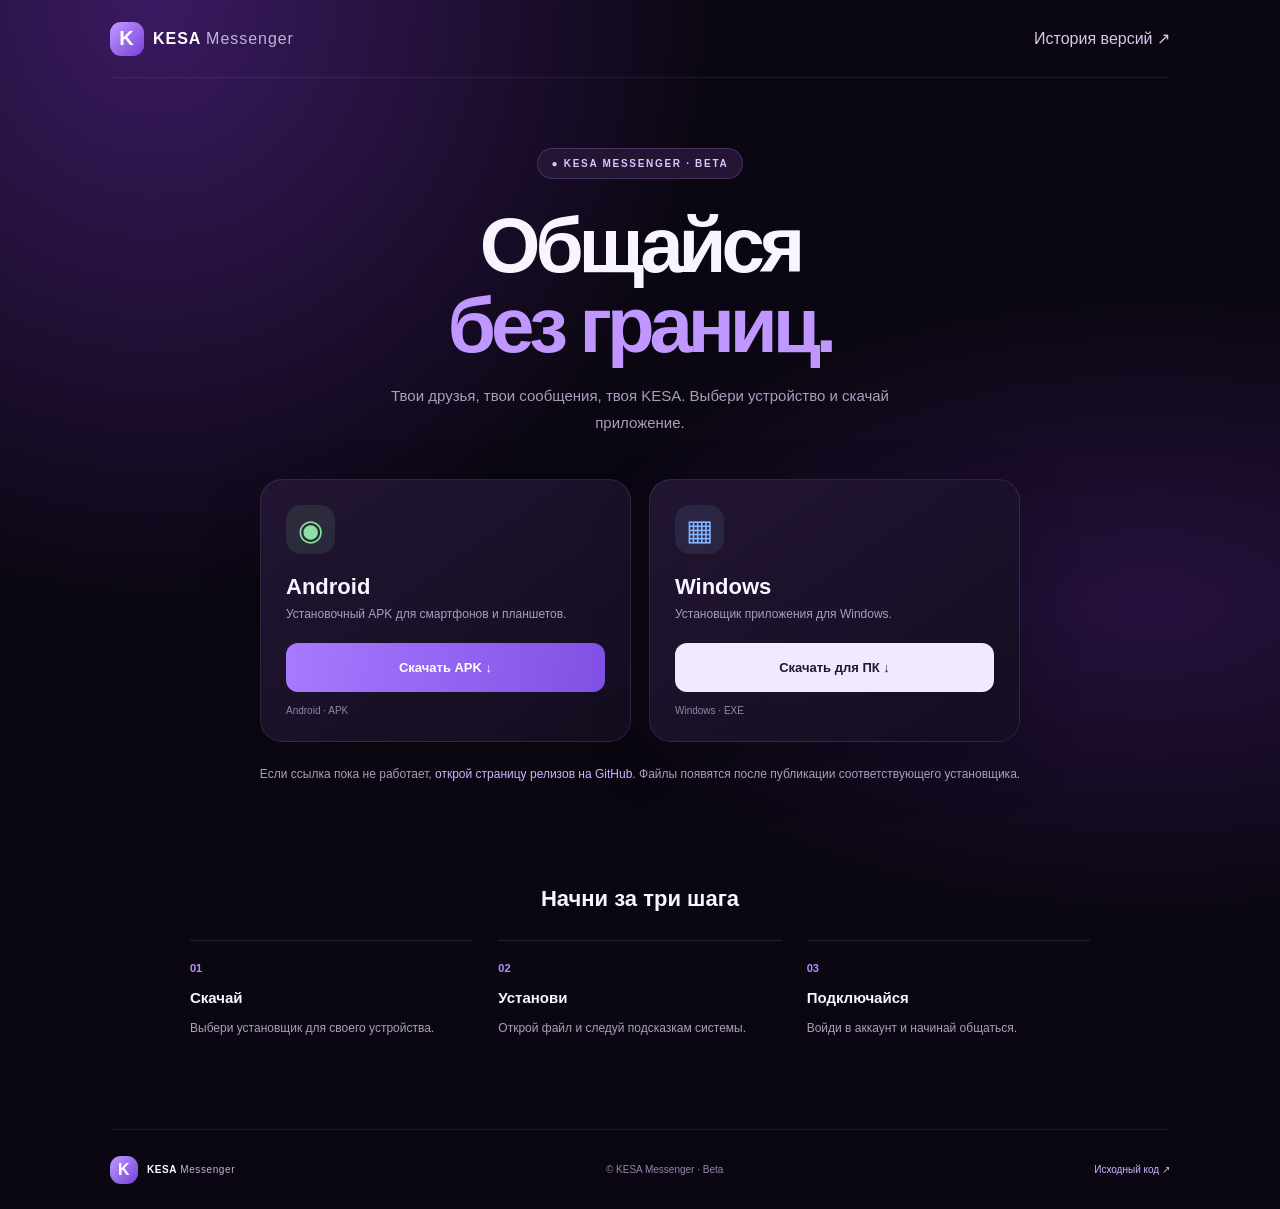
<file: index.html>
<!doctype html>
<html lang="ru">
<head>
  <meta charset="utf-8">
  <meta name="viewport" content="width=device-width, initial-scale=1">
  <meta name="theme-color" content="#10091d">
  <meta name="description" content="Скачай KESA Messenger для Windows. Android APK появится после публикации сборки.">
  <title>KESA Messenger — Скачать</title>
  <link rel="stylesheet" href="style.css">
</head>
<body>
  <header>
    <a class="brand" href="./"><span class="logo">K</span><span>KESA <i>Messenger</i></span></a>
    <a href="https://github.com/KilluaClicker/SiteKesaa/releases">История версий ↗</a>
  </header>
  <main>
    <div class="pill">● KESA MESSENGER · BETA</div>
    <h1>Общайся<br><em>без границ.</em></h1>
    <p class="intro">Твои друзья, твои сообщения, твоя KESA. Выбери устройство и скачай приложение.</p>
    <section class="downloads">
      <article class="card">
        <div class="icon android">◉</div><h2>Android</h2>
        <p>Установочный APK для смартфонов и планшетов.</p>
        <a class="button purple" href="https://github.com/KilluaClicker/SiteKesaa/releases/latest/download/KESA-Messenger.apk">Скачать APK ↓</a>
        <small>Android · APK</small>
      </article>
      <article class="card">
        <div class="icon windows">▦</div><h2>Windows</h2>
        <p>Установщик приложения для Windows.</p>
        <a class="button light" href="https://github.com/KilluaClicker/SiteKesaa/releases/latest/download/KESA-Messenger-Setup.exe">Скачать для ПК ↓</a>
        <small>Windows · EXE</small>
      </article>
    </section>
    <p class="fallback">Если ссылка пока не работает, <a href="https://github.com/KilluaClicker/SiteKesaa/releases">открой страницу релизов на GitHub</a>. Файлы появятся после публикации соответствующего установщика.</p>
    <section class="steps">
      <h2>Начни за три шага</h2>
      <div class="stepgrid">
        <div><label>01</label><h3>Скачай</h3><p>Выбери установщик для своего устройства.</p></div>
        <div><label>02</label><h3>Установи</h3><p>Открой файл и следуй подсказкам системы.</p></div>
        <div><label>03</label><h3>Подключайся</h3><p>Войди в аккаунт и начинай общаться.</p></div>
      </div>
    </section>
  </main>
  <footer>
    <a class="brand" href="./"><span class="logo">K</span><span>KESA <i>Messenger</i></span></a>
    <span>© KESA Messenger · Beta</span>
    <a href="https://github.com/KilluaClicker/KesaMessenger">Исходный код ↗</a>
  </footer>
</body>
</html>
</file>
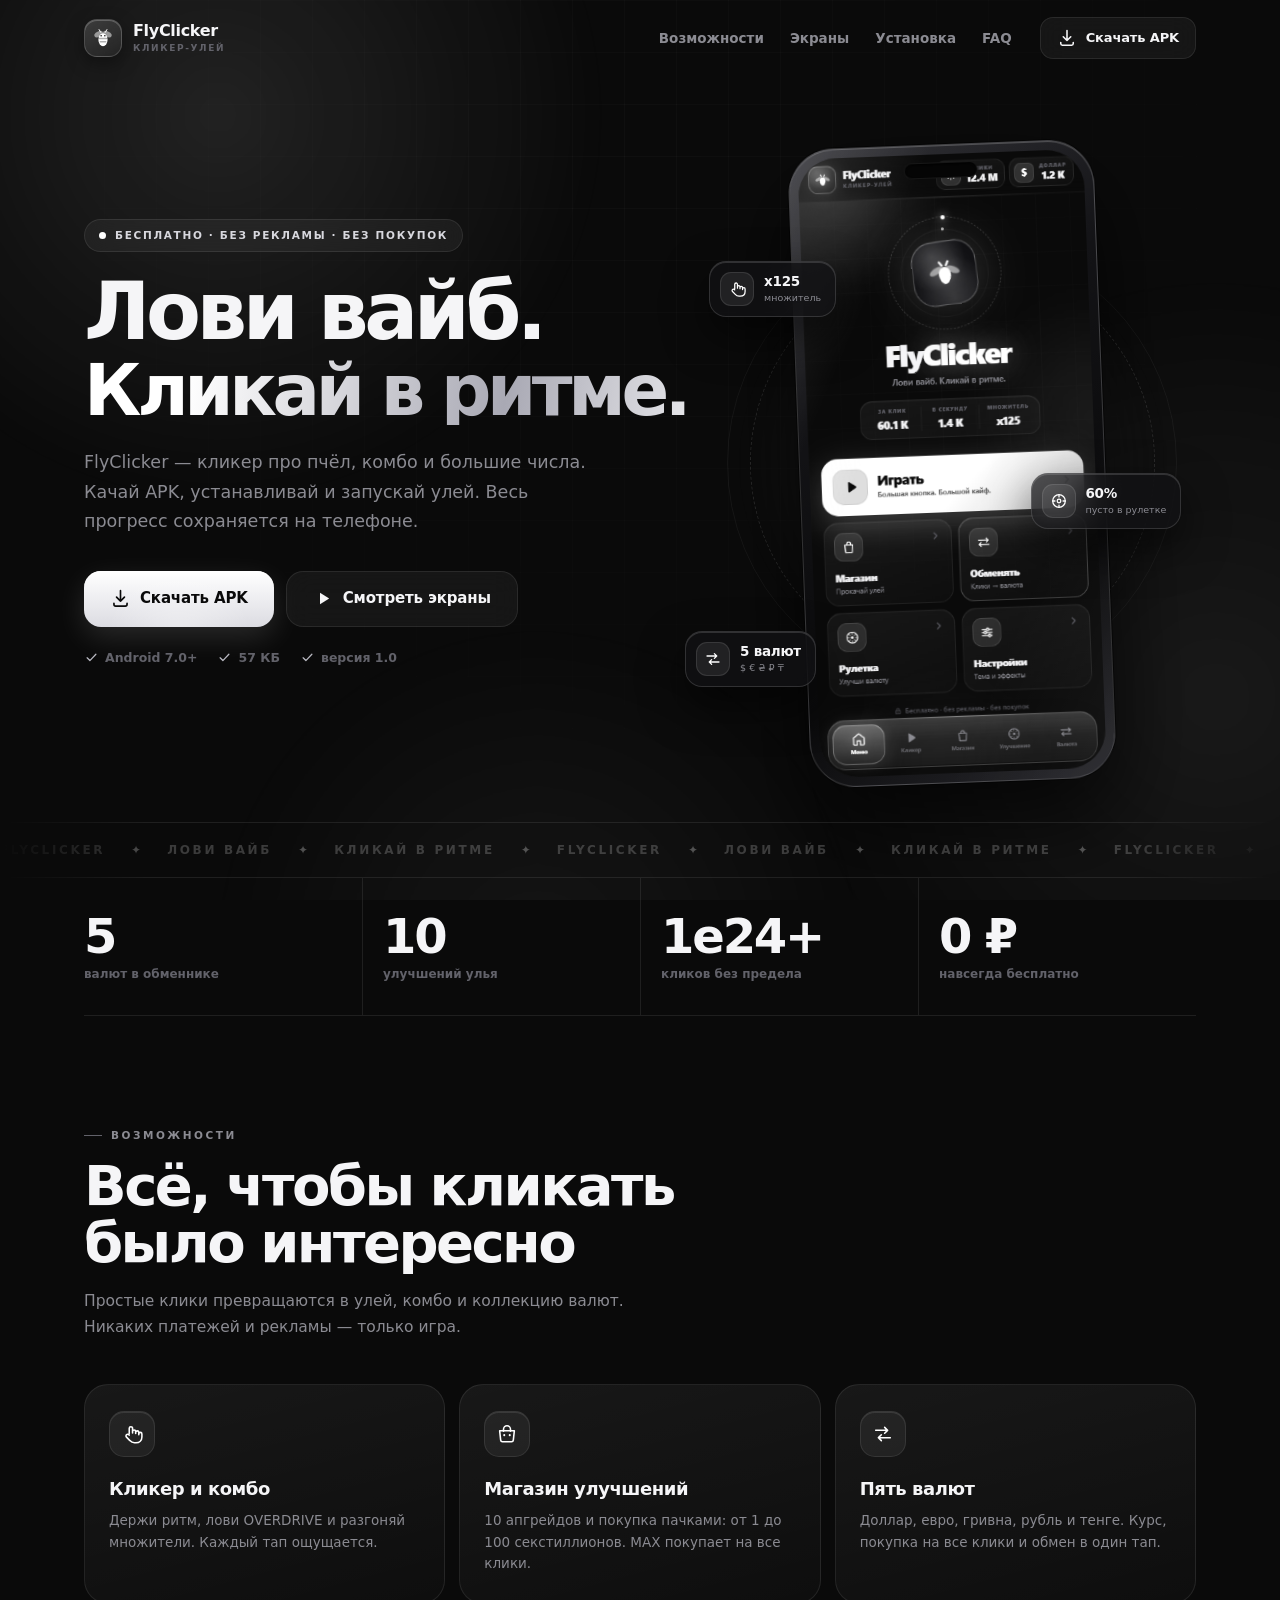
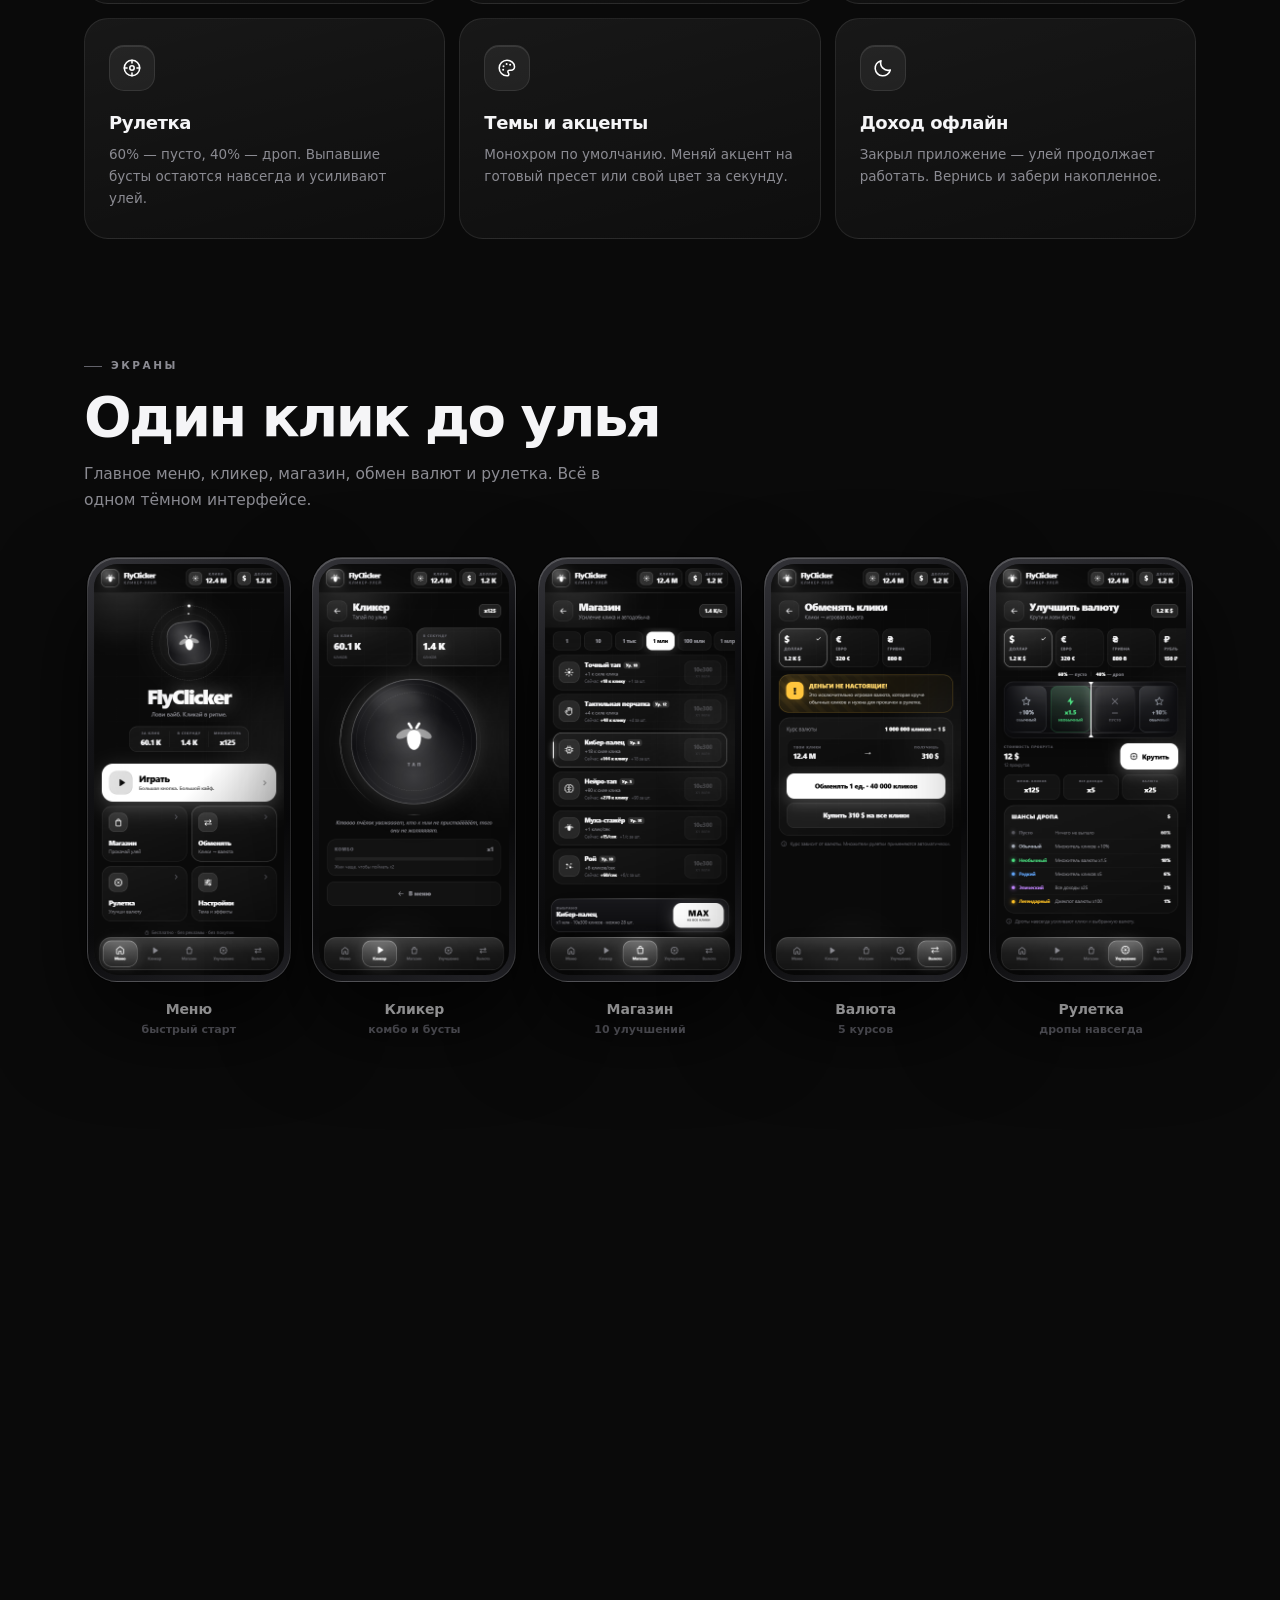
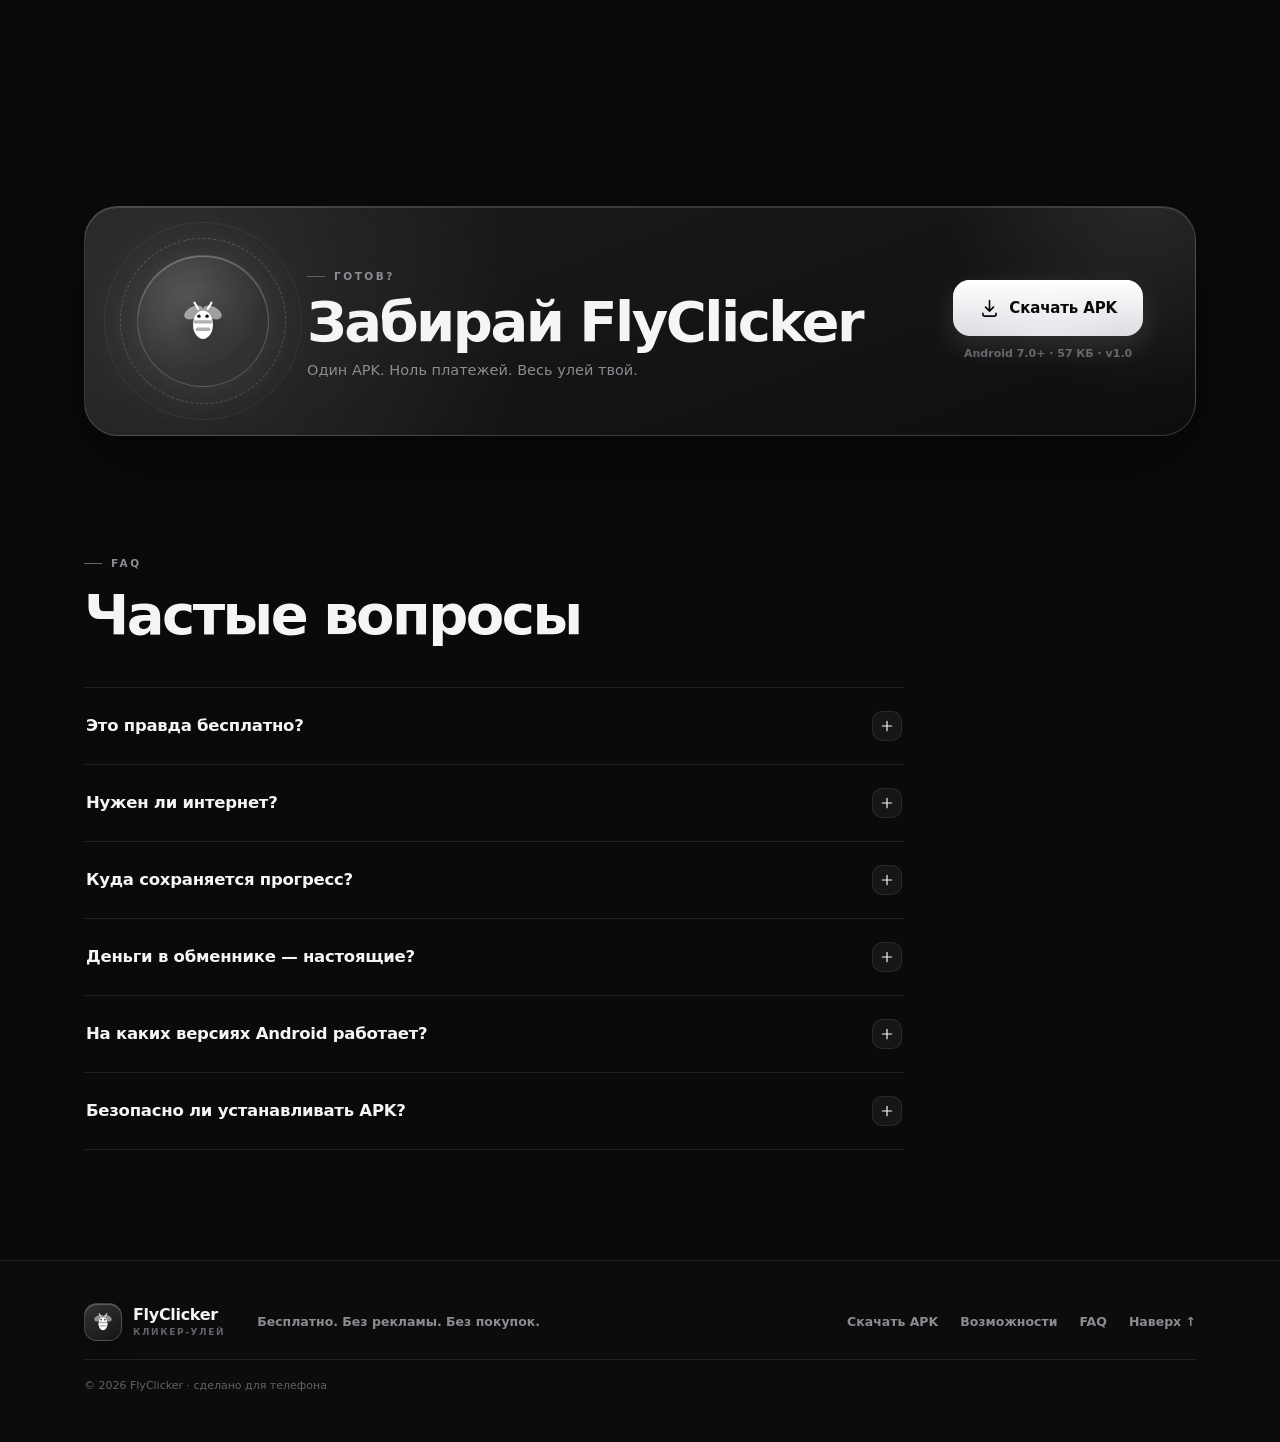
<file: flyclicker/index.html>
<!DOCTYPE html>
<html lang="ru">
<head>
<meta charset="utf-8">
<meta name="viewport" content="width=device-width, initial-scale=1, viewport-fit=cover">
<title>FlyClicker — бесплатный кликер для Android</title>
<meta name="description" content="FlyClicker — бесплатный кликер про пчёл, комбо и большие числа. Скачай APK для Android. Без рекламы, без покупок, без интернета.">
<meta name="theme-color" content="#0A0A0A">
<meta name="color-scheme" content="dark">
<meta property="og:title" content="FlyClicker — бесплатный кликер для Android">
<meta property="og:description" content="Лови вайб. Кликай в ритме. Бесплатный APK без рекламы и покупок.">
<meta property="og:type" content="website">
<meta property="og:url" content="https://killuaclicker.github.io/SiteKesaa/flyclicker/">
<meta property="og:image" content="https://killuaclicker.github.io/SiteKesaa/flyclicker/screens/home.png">
<link rel="canonical" href="https://killuaclicker.github.io/SiteKesaa/flyclicker/">
<link rel="icon" href="favicon.svg" type="image/svg+xml">
<link rel="stylesheet" href="style.css">
<noscript><style>.reveal{opacity:1!important;transform:none!important}</style></noscript>
</head>
<body id="top">

<svg class="sprite" aria-hidden="true">
  <symbol id="i-bee" viewBox="0 0 64 64">
    <ellipse cx="20.5" cy="21.5" rx="12.5" ry="7.2" transform="rotate(-27 20.5 21.5)" fill="currentColor" opacity=".5"/>
    <ellipse cx="43.5" cy="21.5" rx="12.5" ry="7.2" transform="rotate(27 43.5 21.5)" fill="currentColor" opacity=".5"/>
    <path d="M26 17 L21.5 9.5 M38 17 L42.5 9.5" stroke="currentColor" stroke-width="2.6" stroke-linecap="round"/>
    <ellipse cx="32" cy="36.5" rx="12.2" ry="17.5" fill="currentColor"/>
    <rect x="20.5" y="31" width="23" height="4.2" rx="2.1" fill="#0A0A0A" opacity=".32"/>
    <rect x="22.8" y="40" width="18.4" height="4.2" rx="2.1" fill="#0A0A0A" opacity=".32"/>
    <circle cx="27" cy="26" r="2.1" fill="#0A0A0A"/>
    <circle cx="37" cy="26" r="2.1" fill="#0A0A0A"/>
  </symbol>
  <symbol id="i-download" viewBox="0 0 24 24">
    <path d="M12 3v12m0 0 4.5-4.5M12 15l-4.5-4.5" fill="none" stroke="currentColor" stroke-width="1.9" stroke-linecap="round" stroke-linejoin="round"/>
    <path d="M4.5 17.5v1.2a2 2 0 0 0 2 2h11a2 2 0 0 0 2-2v-1.2" fill="none" stroke="currentColor" stroke-width="1.9" stroke-linecap="round"/>
  </symbol>
  <symbol id="i-arrow" viewBox="0 0 24 24">
    <path d="M5 12h14m0 0-5.2-5.2M19 12l-5.2 5.2" fill="none" stroke="currentColor" stroke-width="1.9" stroke-linecap="round" stroke-linejoin="round"/>
  </symbol>
  <symbol id="i-play" viewBox="0 0 24 24">
    <path d="M8 5.5v13l10.5-6.5L8 5.5Z" fill="currentColor"/>
  </symbol>
  <symbol id="i-tap" viewBox="0 0 24 24">
    <path d="M9 11.5V5.8a1.8 1.8 0 1 1 3.6 0v5.1m0-1.6a1.7 1.7 0 0 1 3.4 0v2.2m0-1.2a1.7 1.7 0 0 1 3.4 0v2.4m0-.8a1.7 1.7 0 0 1 3.4 0v3.4c0 3.7-2.7 6.3-6.5 6.3h-1.6c-2.2 0-3.6-.8-5-2.4L6 15.4a1.8 1.8 0 0 1 2.5-2.6L9 13.2" fill="none" stroke="currentColor" stroke-width="1.7" stroke-linecap="round" stroke-linejoin="round"/>
  </symbol>
  <symbol id="i-shop" viewBox="0 0 24 24">
    <path d="M4 8.5h16l-1.1 10.2a2 2 0 0 1-2 1.8H7.1a2 2 0 0 1-2-1.8L4 8.5Z" fill="none" stroke="currentColor" stroke-width="1.7" stroke-linejoin="round"/>
    <path d="M8.2 9V6.8a3.8 3.8 0 0 1 7.6 0V9" fill="none" stroke="currentColor" stroke-width="1.7" stroke-linecap="round"/>
    <path d="M9 13.2v.2M15 13.2v.2" stroke="currentColor" stroke-width="2.2" stroke-linecap="round"/>
  </symbol>
  <symbol id="i-exchange" viewBox="0 0 24 24">
    <path d="M4 8h13m0 0-3.2-3.2M17 8l-3.2 3.2M20 16H7m0 0 3.2-3.2M7 16l3.2 3.2" fill="none" stroke="currentColor" stroke-width="1.7" stroke-linecap="round" stroke-linejoin="round"/>
  </symbol>
  <symbol id="i-wheel" viewBox="0 0 24 24">
    <circle cx="12" cy="12" r="8.4" fill="none" stroke="currentColor" stroke-width="1.7"/>
    <circle cx="12" cy="12" r="2.4" fill="none" stroke="currentColor" stroke-width="1.7"/>
    <path d="M12 3.6v3M12 17.4v3M3.6 12h3M17.4 12h3" stroke="currentColor" stroke-width="1.7" stroke-linecap="round"/>
  </symbol>
  <symbol id="i-palette" viewBox="0 0 24 24">
    <path d="M12 3.5a8.5 8.5 0 1 0 0 17c1.4 0 2-.9 2-1.8 0-1.2-1.1-1.6-1.1-2.7 0-.9.7-1.6 1.8-1.6h1.7a3.8 3.8 0 0 0 3.8-3.8c0-3.9-3.7-7.1-8.2-7.1Z" fill="none" stroke="currentColor" stroke-width="1.7"/>
    <circle cx="8.2" cy="10" r="1.1" fill="currentColor"/>
    <circle cx="11.6" cy="7.6" r="1.1" fill="currentColor"/>
    <circle cx="15.4" cy="8.4" r="1.1" fill="currentColor"/>
    <circle cx="7.8" cy="14" r="1.1" fill="currentColor"/>
  </symbol>
  <symbol id="i-moon" viewBox="0 0 24 24">
    <path d="M20 14.2A8.2 8.2 0 0 1 9.8 4a8.4 8.4 0 1 0 10.2 10.2Z" fill="none" stroke="currentColor" stroke-width="1.7" stroke-linejoin="round"/>
  </symbol>
  <symbol id="i-shield" viewBox="0 0 24 24">
    <path d="M12 3.2 19 6v5.4c0 4.2-2.8 7.4-7 9.4-4.2-2-7-5.2-7-9.4V6l7-2.8Z" fill="none" stroke="currentColor" stroke-width="1.7" stroke-linejoin="round"/>
    <path d="m8.8 12 2.2 2.2 4.2-4.4" fill="none" stroke="currentColor" stroke-width="1.8" stroke-linecap="round" stroke-linejoin="round"/>
  </symbol>
  <symbol id="i-plus" viewBox="0 0 24 24">
    <path d="M12 5v14M5 12h14" stroke="currentColor" stroke-width="1.8" stroke-linecap="round"/>
  </symbol>
  <symbol id="i-check" viewBox="0 0 24 24">
    <path d="m5 12.5 4.4 4.4L19 6.8" fill="none" stroke="currentColor" stroke-width="2" stroke-linecap="round" stroke-linejoin="round"/>
  </symbol>
</svg>

<div class="ambient" aria-hidden="true">
  <span class="blob blob-a"></span>
  <span class="blob blob-b"></span>
  <span class="blob blob-c"></span>
  <span class="grid"></span>
</div>

<header class="nav" id="nav">
  <div class="nav-inner">
    <a class="brand" href="#top" aria-label="FlyClicker — наверх">
      <span class="brand-icon"><svg><use href="#i-bee"/></svg></span>
      <span class="brand-text">FlyClicker<small>кликер-улей</small></span>
    </a>
    <nav class="nav-links" aria-label="Разделы">
      <a href="#features">Возможности</a>
      <a href="#screens">Экраны</a>
      <a href="#install">Установка</a>
      <a href="#faq">FAQ</a>
    </nav>
    <a class="btn btn-small btn-ghost nav-dl" href="FlyClicker.apk" download>
      <svg class="ico"><use href="#i-download"/></svg>
      <span>Скачать APK</span>
    </a>
  </div>
</header>

<main>
  <section class="hero" aria-labelledby="hero-title">
    <div class="hero-inner">
      <div class="hero-copy">
        <span class="badge reveal">
          <span class="dot"></span>
          Бесплатно · без рекламы · без покупок
        </span>
        <h1 id="hero-title" class="reveal">
          Лови вайб.<br>
          <span class="shine">Кликай в ритме.</span>
        </h1>
        <p class="lead reveal">
          FlyClicker — кликер про пчёл, комбо и большие числа. Качай APK,
          устанавливай и запускай улей. Весь прогресс сохраняется на телефоне.
        </p>
        <div class="hero-actions reveal">
          <a class="btn btn-primary btn-lg" href="FlyClicker.apk" download id="heroDownload">
            <svg class="ico"><use href="#i-download"/></svg>
            <span>Скачать APK</span>
            <span class="btn-glow" aria-hidden="true"></span>
          </a>
          <a class="btn btn-ghost btn-lg" href="#screens">
            <svg class="ico"><use href="#i-play"/></svg>
            <span>Смотреть экраны</span>
          </a>
        </div>
        <div class="hero-meta reveal">
          <span><svg class="ico"><use href="#i-check"/></svg> Android 7.0+</span>
          <span><svg class="ico"><use href="#i-check"/></svg> 57 КБ</span>
          <span><svg class="ico"><use href="#i-check"/></svg> версия 1.0</span>
        </div>
      </div>

      <div class="hero-visual reveal">
        <div class="orbit orbit-1" aria-hidden="true"></div>
        <div class="orbit orbit-2" aria-hidden="true"></div>
        <div class="hero-glow" aria-hidden="true"></div>

        <div class="phone hero-phone" id="heroPhone">
          <div class="phone-notch" aria-hidden="true"></div>
          <div class="phone-screen">
            <img src="screens/home.png" width="390" height="844" alt="Главный экран FlyClicker" fetchpriority="high">
          </div>
          <span class="phone-shine" aria-hidden="true"></span>
        </div>

        <div class="float-card fc-1" aria-hidden="true">
          <span class="fc-ico"><svg><use href="#i-tap"/></svg></span>
          <span class="fc-text"><b>x125</b><small>множитель</small></span>
        </div>
        <div class="float-card fc-2" aria-hidden="true">
          <span class="fc-ico"><svg><use href="#i-wheel"/></svg></span>
          <span class="fc-text"><b>60%</b><small>пусто в рулетке</small></span>
        </div>
        <div class="float-card fc-3" aria-hidden="true">
          <span class="fc-ico"><svg><use href="#i-exchange"/></svg></span>
          <span class="fc-text"><b>5 валют</b><small>$ € ₴ ₽ ₸</small></span>
        </div>
      </div>
    </div>

    <div class="marquee" aria-hidden="true">
      <div class="marquee-track">
        <span>FlyClicker</span><i>✦</i><span>лови вайб</span><i>✦</i><span>кликай в ритме</span><i>✦</i><span>FlyClicker</span><i>✦</i><span>лови вайб</span><i>✦</i><span>кликай в ритме</span><i>✦</i>
        <span>FlyClicker</span><i>✦</i><span>лови вайб</span><i>✦</i><span>кликай в ритме</span><i>✦</i><span>FlyClicker</span><i>✦</i><span>лови вайб</span><i>✦</i><span>кликай в ритме</span><i>✦</i>
      </div>
    </div>
  </section>

  <section class="stats" aria-label="Коротко о игре">
    <div class="stats-inner">
      <div class="stat reveal"><b>5</b><span>валют в обменнике</span></div>
      <div class="stat reveal"><b>10</b><span>улучшений улья</span></div>
      <div class="stat reveal"><b>1e24+</b><span>кликов без предела</span></div>
      <div class="stat reveal"><b>0 ₽</b><span>навсегда бесплатно</span></div>
    </div>
  </section>

  <section class="section features" id="features">
    <div class="section-head reveal">
      <span class="eyebrow">Возможности</span>
      <h2>Всё, чтобы кликать<br>было интересно</h2>
      <p>Простые клики превращаются в улей, комбо и коллекцию валют. Никаких платежей и рекламы — только игра.</p>
    </div>

    <div class="feature-grid">
      <article class="feature reveal">
        <span class="feature-ico"><svg><use href="#i-tap"/></svg></span>
        <h3>Кликер и комбо</h3>
        <p>Держи ритм, лови OVERDRIVE и разгоняй множители. Каждый тап ощущается.</p>
      </article>
      <article class="feature reveal">
        <span class="feature-ico"><svg><use href="#i-shop"/></svg></span>
        <h3>Магазин улучшений</h3>
        <p>10 апгрейдов и покупка пачками: от 1 до 100 секстиллионов. MAX покупает на все клики.</p>
      </article>
      <article class="feature reveal">
        <span class="feature-ico"><svg><use href="#i-exchange"/></svg></span>
        <h3>Пять валют</h3>
        <p>Доллар, евро, гривна, рубль и тенге. Курс, покупка на все клики и обмен в один тап.</p>
      </article>
      <article class="feature reveal">
        <span class="feature-ico"><svg><use href="#i-wheel"/></svg></span>
        <h3>Рулетка</h3>
        <p>60% — пусто, 40% — дроп. Выпавшие бусты остаются навсегда и усиливают улей.</p>
      </article>
      <article class="feature reveal">
        <span class="feature-ico"><svg><use href="#i-palette"/></svg></span>
        <h3>Темы и акценты</h3>
        <p>Монохром по умолчанию. Меняй акцент на готовый пресет или свой цвет за секунду.</p>
      </article>
      <article class="feature reveal">
        <span class="feature-ico"><svg><use href="#i-moon"/></svg></span>
        <h3>Доход офлайн</h3>
        <p>Закрыл приложение — улей продолжает работать. Вернись и забери накопленное.</p>
      </article>
    </div>
  </section>

  <section class="section screens" id="screens">
    <div class="section-head reveal">
      <span class="eyebrow">Экраны</span>
      <h2>Один клик до улья</h2>
      <p>Главное меню, кликер, магазин, обмен валют и рулетка. Всё в одном тёмном интерфейсе.</p>
    </div>

    <div class="screen-rail">
      <figure class="shot reveal">
        <div class="phone phone-sm">
          <div class="phone-screen"><img src="screens/home.png" width="390" height="844" alt="Главное меню FlyClicker" loading="lazy"></div>
        </div>
        <figcaption><b>Меню</b><span>быстрый старт</span></figcaption>
      </figure>
      <figure class="shot reveal">
        <div class="phone phone-sm">
          <div class="phone-screen"><img src="screens/play.png" width="390" height="844" alt="Экран кликера FlyClicker" loading="lazy"></div>
        </div>
        <figcaption><b>Кликер</b><span>комбо и бусты</span></figcaption>
      </figure>
      <figure class="shot reveal">
        <div class="phone phone-sm">
          <div class="phone-screen"><img src="screens/shop.png" width="390" height="844" alt="Магазин улучшений FlyClicker" loading="lazy"></div>
        </div>
        <figcaption><b>Магазин</b><span>10 улучшений</span></figcaption>
      </figure>
      <figure class="shot reveal">
        <div class="phone phone-sm">
          <div class="phone-screen"><img src="screens/exchange.png" width="390" height="844" alt="Обмен валют FlyClicker" loading="lazy"></div>
        </div>
        <figcaption><b>Валюта</b><span>5 курсов</span></figcaption>
      </figure>
      <figure class="shot reveal">
        <div class="phone phone-sm">
          <div class="phone-screen"><img src="screens/roulette.png" width="390" height="844" alt="Рулетка FlyClicker" loading="lazy"></div>
        </div>
        <figcaption><b>Рулетка</b><span>дропы навсегда</span></figcaption>
      </figure>
    </div>
    <p class="rail-hint">Листай вбок, чтобы увидеть все экраны →</p>
  </section>

  <section class="section install" id="install">
    <div class="section-head reveal">
      <span class="eyebrow">Установка</span>
      <h2>Три шага — и ты в улье</h2>
      <p>APK устанавливается напрямую, без магазинов и аккаунтов.</p>
    </div>

    <div class="steps">
      <article class="step reveal">
        <span class="step-num">01</span>
        <span class="step-ico"><svg><use href="#i-download"/></svg></span>
        <h3>Скачай APK</h3>
        <p>Нажми «Скачать APK». Файл FlyClicker.apk сохранится на телефон.</p>
      </article>
      <article class="step reveal">
        <span class="step-num">02</span>
        <span class="step-ico"><svg><use href="#i-shield"/></svg></span>
        <h3>Разреши установку</h3>
        <p>Android спросит про неизвестный источник — разреши для браузера и подтверди установку.</p>
      </article>
      <article class="step reveal">
        <span class="step-num">03</span>
        <span class="step-ico"><svg><use href="#i-bee"/></svg></span>
        <h3>Открой игру</h3>
        <p>Запускай FlyClicker и кликай. Прогресс сохраняется автоматически.</p>
      </article>
    </div>

    <div class="trust reveal">
      <span><svg class="ico"><use href="#i-shield"/></svg> Подписанный APK</span>
      <span><svg class="ico"><use href="#i-moon"/></svg> Работает офлайн</span>
      <span><svg class="ico"><use href="#i-check"/></svg> Без рекламы и покупок</span>
    </div>
  </section>

  <section class="section download" id="download">
    <div class="download-card reveal">
      <div class="download-orb" aria-hidden="true">
        <span class="orb-ring"></span>
        <span class="orb-ring orb-ring-2"></span>
        <svg class="orb-bee"><use href="#i-bee"/></svg>
      </div>
      <div class="download-copy">
        <span class="eyebrow">Готов?</span>
        <h2>Забирай FlyClicker</h2>
        <p>Один APK. Ноль платежей. Весь улей твой.</p>
      </div>
      <div class="download-action">
        <a class="btn btn-primary btn-lg" href="FlyClicker.apk" download>
          <svg class="ico"><use href="#i-download"/></svg>
          <span>Скачать APK</span>
          <span class="btn-glow" aria-hidden="true"></span>
        </a>
        <span class="download-meta">Android 7.0+ · 57 КБ · v1.0</span>
      </div>
    </div>
  </section>

  <section class="section faq" id="faq">
    <div class="section-head reveal">
      <span class="eyebrow">FAQ</span>
      <h2>Частые вопросы</h2>
    </div>

    <div class="faq-list">
      <div class="faq-item reveal">
        <button class="faq-q" type="button" aria-expanded="false">
          <span>Это правда бесплатно?</span>
          <span class="faq-plus"><svg><use href="#i-plus"/></svg></span>
        </button>
        <div class="faq-a"><p>Да. В FlyClicker нет покупок, рекламы и подписок. Скачай APK и играй сколько хочешь.</p></div>
      </div>
      <div class="faq-item reveal">
        <button class="faq-q" type="button" aria-expanded="false">
          <span>Нужен ли интернет?</span>
          <span class="faq-plus"><svg><use href="#i-plus"/></svg></span>
        </button>
        <div class="faq-a"><p>Нет. Игра полностью работает офлайн: все файлы уже внутри APK.</p></div>
      </div>
      <div class="faq-item reveal">
        <button class="faq-q" type="button" aria-expanded="false">
          <span>Куда сохраняется прогресс?</span>
          <span class="faq-plus"><svg><use href="#i-plus"/></svg></span>
        </button>
        <div class="faq-a"><p>На твоём устройстве. Клики, улучшения, валюты и настройки сохраняются автоматически и переживают перезапуск приложения.</p></div>
      </div>
      <div class="faq-item reveal">
        <button class="faq-q" type="button" aria-expanded="false">
          <span>Деньги в обменнике — настоящие?</span>
          <span class="faq-plus"><svg><use href="#i-plus"/></svg></span>
        </button>
        <div class="faq-a"><p>Нет. Это игровая валюта внутри кликера. Она нужна для рулетки и не имеет отношения к реальным деньгам.</p></div>
      </div>
      <div class="faq-item reveal">
        <button class="faq-q" type="button" aria-expanded="false">
          <span>На каких версиях Android работает?</span>
          <span class="faq-plus"><svg><use href="#i-plus"/></svg></span>
        </button>
        <div class="faq-a"><p>На Android 7.0 и новее. Приложение занимает меньше мегабайта и не требует мощного телефона.</p></div>
      </div>
      <div class="faq-item reveal">
        <button class="faq-q" type="button" aria-expanded="false">
          <span>Безопасно ли устанавливать APK?</span>
          <span class="faq-plus"><svg><use href="#i-plus"/></svg></span>
        </button>
        <div class="faq-a"><p>Файл подписан и собран специально для FlyClicker. Установка APK из браузера — стандартная процедура Android: система попросит разрешение для неизвестного источника.</p></div>
      </div>
    </div>
  </section>
</main>

<footer class="footer">
  <div class="footer-inner">
    <a class="brand" href="#top">
      <span class="brand-icon"><svg><use href="#i-bee"/></svg></span>
      <span class="brand-text">FlyClicker<small>кликер-улей</small></span>
    </a>
    <p class="footer-note">Бесплатно. Без рекламы. Без покупок.</p>
    <div class="footer-links">
      <a href="FlyClicker.apk" download>Скачать APK</a>
      <a href="#features">Возможности</a>
      <a href="#faq">FAQ</a>
      <a href="#top">Наверх ↑</a>
    </div>
    <p class="footer-copy">© 2026 FlyClicker · сделано для телефона</p>
  </div>
</footer>

<script src="script.js"></script>
</body>
</html>
</file>
<file: style.css>
*{box-sizing:border-box}:root{color-scheme:dark;--muted:#a99ebc}body{margin:0;background:radial-gradient(ellipse at 12% 0%,#3a1a61,transparent 35%),radial-gradient(ellipse at 90% 50%,#25113d,transparent 36%),#0b0712;color:#f8f5ff;font-family:Inter,Segoe UI,Arial,sans-serif}header,footer{width:min(1060px,calc(100% - 36px));margin:auto;display:flex;align-items:center;justify-content:space-between}header{height:78px;border-bottom:1px solid #ffffff12}a{color:#d6c8e9;text-decoration:none}.brand{display:flex;align-items:center;gap:9px;color:white;font-weight:900;letter-spacing:.06em}.brand i{font-style:normal;font-weight:500;color:#bfb2d3}.logo{display:grid;place-items:center;width:34px;height:34px;border-radius:11px;background:linear-gradient(135deg,#c29aff,#7541d8);font-size:20px}main{width:min(900px,calc(100% - 36px));margin:70px auto 0;text-align:center}.pill{display:inline-block;border:1px solid #b68aff3b;background:#231533;border-radius:99px;padding:9px 14px;font-size:10px;font-weight:800;letter-spacing:.17em;color:#d9c7ff}h1{font-size:clamp(48px,8vw,78px);line-height:1.02;letter-spacing:-.065em;margin:27px 0 17px;font-weight:900}h1 em{font-style:normal;color:#bf97ff}.intro{max-width:530px;margin:auto;color:var(--muted);line-height:1.8;font-size:15px}.downloads{display:grid;grid-template-columns:repeat(2,minmax(0,1fr));gap:18px;max-width:760px;margin:43px auto 0;text-align:left}.card{border:1px solid #d5b8ff20;background:linear-gradient(145deg,#241735ed,#140d20f5);border-radius:22px;padding:25px;box-shadow:0 20px 60px #0003;transition:.2s}.card:hover{transform:translateY(-4px);border-color:#b48aff80}.icon{width:49px;height:49px;border-radius:15px;display:grid;place-items:center;font-size:29px;margin-bottom:20px}.android{background:#8be0a21b;color:#8be0a2}.windows{background:#86b6ff1a;color:#86b6ff}h2{margin:0 0 7px;font-size:22px}.card p{margin:0 0 22px;color:var(--muted);font-size:12px}.button{height:49px;border-radius:12px;display:flex;align-items:center;justify-content:center;gap:12px;font-size:13px;font-weight:800}.purple{background:linear-gradient(100deg,#a77aff,#8150e4);color:white}.light{background:#f1eaff;color:#241435}.card small{display:block;margin-top:13px;color:#9487a7;font-size:10px}.fallback{font-size:12px;color:var(--muted);margin:22px auto;line-height:1.8}.fallback a{color:#d0b4ff}.steps{margin:100px auto 78px;text-align:left}.steps>h2{text-align:center;margin-bottom:28px}.stepgrid{display:grid;grid-template-columns:repeat(3,1fr);gap:25px}.stepgrid>div{border-top:1px solid #d5b8ff25;padding-top:17px}.stepgrid label{font-size:11px;font-weight:800;color:#b88cff}.stepgrid h3{font-size:15px;margin:13px 0 7px}.stepgrid p{font-size:12px;line-height:1.8;color:var(--muted)}footer{min-height:80px;border-top:1px solid #ffffff12;gap:18px;color:#9487a7;font-size:10px}footer .logo{width:28px;height:28px;font-size:16px}footer>a:last-child{color:#cdb3ff}@media(max-width:600px){header,footer{width:calc(100% - 28px)}header{height:68px}main{margin-top:48px;width:calc(100% - 28px)}.downloads{grid-template-columns:1fr;margin-top:31px}.card{padding:22px}.steps{margin:75px auto 55px}.stepgrid{grid-template-columns:1fr;gap:21px}footer{padding:18px 0;flex-wrap:wrap}footer>span{order:3;width:100%}}
</file>
<file: flyclicker/style.css>
/* ============================================================
   FlyClicker — landing
   ============================================================ */
:root {
  --bg: #0A0A0A;
  --bg-2: #0d0d0f;
  --text: #F5F5F7;
  --muted: #8B8B92;
  --muted-2: #62626A;
  --accent: #FFFFFF;
  --accent-rgb: 255, 255, 255;
  --accent-ink: #0A0A0A;
  --card: rgba(255, 255, 255, .045);
  --card-2: rgba(255, 255, 255, .022);
  --border: rgba(255, 255, 255, .085);
  --border-strong: rgba(255, 255, 255, .17);
  --max: 1160px;
  --radius: 24px;
  --font: "Inter", "SF Pro Display", "Segoe UI", system-ui, -apple-system, Roboto, "Helvetica Neue", Arial, sans-serif;
  --mono: "SFMono-Regular", "Cascadia Code", "Consolas", monospace;
  --spring: cubic-bezier(.34, 1.56, .64, 1);
  --ease-out: cubic-bezier(.22, 1, .36, 1);
}

* { box-sizing: border-box; -webkit-tap-highlight-color: transparent; }

html {
  background: var(--bg);
  scroll-behavior: smooth;
  overflow-x: hidden;
  -webkit-text-size-adjust: 100%;
}

body {
  margin: 0;
  color: var(--text);
  font-family: var(--font);
  font-size: 15px;
  line-height: 1.5;
  background: var(--bg);
  overflow-x: hidden;
  -webkit-font-smoothing: antialiased;
}

body::after {
  content: "";
  position: fixed;
  inset: 0;
  z-index: 1;
  pointer-events: none;
  background-image:
    linear-gradient(rgba(255, 255, 255, .022) 1px, transparent 1px),
    linear-gradient(90deg, rgba(255, 255, 255, .022) 1px, transparent 1px);
  background-size: 52px 52px;
  -webkit-mask-image: radial-gradient(circle at 50% 18%, #000 0%, transparent 74%);
  mask-image: radial-gradient(circle at 50% 18%, #000 0%, transparent 74%);
}

::selection { background: rgba(255, 255, 255, .22); color: #fff; }

h1, h2, h3, p, figure { margin: 0; }
b, strong { font-weight: 800; }
img { max-width: 100%; }
svg { display: block; }
a { color: inherit; text-decoration: none; }
button { font: inherit; color: inherit; background: none; border: 0; padding: 0; cursor: pointer; }
button:focus-visible, a:focus-visible {
  outline: 2px solid #fff;
  outline-offset: 3px;
  border-radius: 8px;
}

.sprite { position: absolute; width: 0; height: 0; overflow: hidden; }
.ico { width: 20px; height: 20px; flex: 0 0 auto; }

/* ---------- ambient ---------- */
.ambient {
  position: fixed;
  inset: 0;
  z-index: 0;
  overflow: hidden;
  pointer-events: none;
}

.blob {
  position: absolute;
  border-radius: 50%;
  filter: blur(10px);
  opacity: .9;
  will-change: transform;
}

.blob-a {
  width: 70vw; height: 70vw;
  top: -26vw; left: -18vw;
  background: radial-gradient(circle, rgba(255, 255, 255, .11) 0%, transparent 64%);
  animation: blobDrift 21s ease-in-out infinite alternate;
}

.blob-b {
  width: 78vw; height: 78vw;
  right: -34vw; top: 22vh;
  background: radial-gradient(circle, rgba(255, 255, 255, .07) 0%, transparent 64%);
  animation: blobDrift 27s ease-in-out infinite alternate-reverse;
}

.blob-c {
  width: 60vw; height: 60vw;
  left: 12vw; bottom: -34vw;
  background: radial-gradient(circle, rgba(255, 255, 255, .055) 0%, transparent 66%);
  animation: blobDrift 24s ease-in-out infinite alternate;
}

@keyframes blobDrift {
  0% { transform: translate3d(0, 0, 0) scale(1); }
  50% { transform: translate3d(4vw, 3vh, 0) scale(1.08); }
  100% { transform: translate3d(-3vw, 5vh, 0) scale(.96); }
}

/* ---------- nav ---------- */
.nav {
  position: fixed;
  inset: 0 0 auto;
  z-index: 60;
  transition: background .35s ease, border-color .35s ease, backdrop-filter .35s ease;
  border-bottom: 1px solid transparent;
}

.nav.scrolled {
  background: rgba(10, 10, 10, .72);
  border-bottom-color: var(--border);
  -webkit-backdrop-filter: blur(20px) saturate(150%);
  backdrop-filter: blur(20px) saturate(150%);
}

.nav-inner {
  max-width: var(--max);
  margin: 0 auto;
  height: 76px;
  padding: 0 24px;
  display: flex;
  align-items: center;
  gap: 28px;
}

.brand {
  display: inline-flex;
  align-items: center;
  gap: 11px;
  flex: 0 0 auto;
}

.brand-icon {
  width: 38px;
  height: 38px;
  display: grid;
  place-items: center;
  border-radius: 13px;
  background: linear-gradient(150deg, rgba(255, 255, 255, .16), rgba(255, 255, 255, .04));
  border: 1px solid var(--border-strong);
  box-shadow: inset 0 1px 0 rgba(255, 255, 255, .22), 0 6px 18px rgba(0, 0, 0, .4);
}

.brand-icon svg { width: 24px; height: 24px; color: #fff; }

.brand-text {
  display: flex;
  flex-direction: column;
  font-weight: 800;
  font-size: 16px;
  letter-spacing: -.02em;
  line-height: 1.1;
}

.brand-text small {
  font-size: 9px;
  font-weight: 600;
  letter-spacing: .18em;
  text-transform: uppercase;
  color: var(--muted-2);
  margin-top: 4px;
}

.nav-links {
  display: flex;
  align-items: center;
  gap: 26px;
  margin-left: auto;
  font-size: 13.5px;
  font-weight: 600;
  color: var(--muted);
}

.nav-links a { transition: color .2s ease; }
.nav-links a:hover { color: #fff; }

/* ---------- buttons ---------- */
.btn {
  position: relative;
  display: inline-flex;
  align-items: center;
  justify-content: center;
  gap: 9px;
  height: 48px;
  padding: 0 20px;
  border-radius: 15px;
  font-size: 14px;
  font-weight: 750;
  letter-spacing: -.01em;
  white-space: nowrap;
  overflow: hidden;
  transition: transform .3s var(--spring), box-shadow .3s ease, background .25s ease, border-color .25s ease;
  isolation: isolate;
}

.btn:active { transform: scale(.97); }

.btn-primary {
  color: var(--accent-ink);
  background: linear-gradient(180deg, #fff, #dcdce2);
  box-shadow: 0 10px 30px rgba(255, 255, 255, .13), inset 0 1px 0 rgba(255, 255, 255, .9);
}

.btn-primary:hover {
  transform: translateY(-2px);
  box-shadow: 0 16px 40px rgba(255, 255, 255, .2), inset 0 1px 0 #fff;
}

.btn-primary::after {
  content: "";
  position: absolute;
  inset: -40% -20%;
  z-index: -1;
  background: linear-gradient(115deg, transparent 32%, rgba(255, 255, 255, .85) 48%, transparent 62%);
  transform: translateX(-110%);
  opacity: .5;
  transition: transform .7s var(--ease-out);
}

.btn-primary:hover::after { transform: translateX(110%); }

.btn-ghost {
  color: var(--text);
  background: rgba(255, 255, 255, .05);
  border: 1px solid var(--border);
  -webkit-backdrop-filter: blur(14px);
  backdrop-filter: blur(14px);
}

.btn-ghost:hover {
  transform: translateY(-2px);
  background: rgba(255, 255, 255, .085);
  border-color: var(--border-strong);
}

.btn-small { height: 42px; padding: 0 16px; border-radius: 13px; font-size: 13px; }
.btn-lg { height: 56px; padding: 0 26px; border-radius: 17px; font-size: 15px; }
.btn-lg .ico { width: 21px; height: 21px; }

.btn-glow {
  position: absolute;
  inset: 0;
  z-index: -1;
  background: radial-gradient(circle at 50% 120%, rgba(255, 255, 255, .8), transparent 62%);
  opacity: .5;
}

/* ---------- hero ---------- */
.hero {
  position: relative;
  z-index: 2;
  padding-top: 138px;
}

.hero-inner {
  max-width: var(--max);
  margin: 0 auto;
  padding: 0 24px;
  display: grid;
  grid-template-columns: 1.04fr .96fr;
  gap: 40px;
  align-items: center;
  min-height: 650px;
}

.hero-copy { position: relative; z-index: 3; padding-bottom: 40px; }

.badge {
  display: inline-flex;
  align-items: center;
  gap: 9px;
  padding: 8px 14px;
  border-radius: 999px;
  background: rgba(255, 255, 255, .05);
  border: 1px solid var(--border);
  font-size: 10.5px;
  font-weight: 700;
  letter-spacing: .16em;
  text-transform: uppercase;
  color: #d8d8de;
  -webkit-backdrop-filter: blur(12px);
  backdrop-filter: blur(12px);
}

.dot {
  width: 7px;
  height: 7px;
  border-radius: 50%;
  background: #fff;
  box-shadow: 0 0 0 0 rgba(255, 255, 255, .6);
  animation: dotPulse 2.4s ease-out infinite;
}

@keyframes dotPulse {
  0% { box-shadow: 0 0 0 0 rgba(255, 255, 255, .5); }
  60% { box-shadow: 0 0 0 7px rgba(255, 255, 255, 0); }
  100% { box-shadow: 0 0 0 0 rgba(255, 255, 255, 0); }
}

h1 {
  margin: 22px 0 22px;
  font-size: clamp(48px, 6.8vw, 80px);
  line-height: .95;
  letter-spacing: -.055em;
  font-weight: 900;
}

.shine {
  display: inline-block;
  font-size: .88em;
  white-space: nowrap;
  background: linear-gradient(100deg, #fff 8%, #a9a9b4 32%, #fff 52%, #8f8f9a 74%, #fff 94%);
  background-size: 220% 100%;
  -webkit-background-clip: text;
  background-clip: text;
  color: transparent;
  animation: sheen 9s linear infinite;
}

@keyframes sheen {
  0% { background-position: 0% 0; }
  100% { background-position: 220% 0; }
}

.lead {
  max-width: 520px;
  color: var(--muted);
  font-size: clamp(15px, 1.5vw, 17.5px);
  line-height: 1.68;
}

.hero-actions {
  display: flex;
  flex-wrap: wrap;
  gap: 12px;
  margin-top: 34px;
}

.hero-meta {
  display: flex;
  flex-wrap: wrap;
  gap: 8px 20px;
  margin-top: 22px;
  color: var(--muted-2);
  font-size: 12.5px;
  font-weight: 600;
}

.hero-meta span { display: inline-flex; align-items: center; gap: 6px; }
.hero-meta .ico { width: 15px; height: 15px; color: #b9b9c2; }

/* ---------- hero visual ---------- */
.hero-visual {
  position: relative;
  display: grid;
  place-items: center;
  min-height: 640px;
}

.hero-glow {
  position: absolute;
  width: min(480px, 100%);
  aspect-ratio: 1;
  border-radius: 50%;
  background: radial-gradient(circle, rgba(255, 255, 255, .13) 0%, rgba(255, 255, 255, .04) 38%, transparent 68%);
  filter: blur(8px);
  animation: glowBreathe 6s ease-in-out infinite;
}

@keyframes glowBreathe {
  0%, 100% { transform: scale(1); opacity: .85; }
  50% { transform: scale(1.08); opacity: 1; }
}

.orbit {
  position: absolute;
  border-radius: 50%;
  border: 1px dashed rgba(255, 255, 255, .13);
  pointer-events: none;
}

.orbit-1 {
  width: min(420px, 90%);
  aspect-ratio: 1;
  animation: orbitSpin 60s linear infinite;
}

.orbit-2 {
  width: min(500px, 100%);
  aspect-ratio: 1;
  border-style: solid;
  border-color: rgba(255, 255, 255, .05);
  animation: orbitSpin 90s linear infinite reverse;
}

@keyframes orbitSpin {
  to { transform: rotate(360deg); }
}

.phone {
  position: relative;
  width: 306px;
  padding: 9px;
  border-radius: 46px;
  background: linear-gradient(150deg, #333338 0%, #131316 34%, #0a0a0b 70%, #26262b 100%);
  border: 1px solid rgba(255, 255, 255, .16);
  box-shadow:
    0 40px 90px rgba(0, 0, 0, .72),
    0 0 0 1px rgba(0, 0, 0, .6),
    inset 0 1px 0 rgba(255, 255, 255, .2);
  will-change: transform;
}

.hero-phone {
  transform: rotate(-2.2deg);
  transition: transform .5s var(--ease-out), box-shadow .5s ease;
}

.hero-phone:hover {
  transform: rotate(0deg) translateY(-6px);
  box-shadow: 0 52px 110px rgba(0, 0, 0, .8), 0 0 60px rgba(255, 255, 255, .06), inset 0 1px 0 rgba(255, 255, 255, .22);
}

.phone-screen {
  position: relative;
  border-radius: 38px;
  overflow: hidden;
  background: #0A0A0A;
  box-shadow: inset 0 0 0 1px rgba(255, 255, 255, .07);
}

.phone-screen img {
  display: block;
  width: 100%;
  height: auto;
}

.phone-notch {
  position: absolute;
  top: 17px;
  left: 50%;
  z-index: 4;
  width: 74px;
  height: 16px;
  margin-left: -37px;
  border-radius: 999px;
  background: #050505;
  border: 1px solid rgba(255, 255, 255, .07);
  box-shadow: inset 0 1px 2px rgba(0, 0, 0, .9);
  pointer-events: none;
}

.phone-shine {
  position: absolute;
  inset: 0;
  z-index: 3;
  border-radius: 46px;
  pointer-events: none;
  background: linear-gradient(115deg, rgba(255, 255, 255, .14) 0%, transparent 24%, transparent 72%, rgba(255, 255, 255, .05) 100%);
  mix-blend-mode: screen;
}

.float-card {
  position: absolute;
  z-index: 5;
  display: flex;
  align-items: center;
  gap: 10px;
  padding: 10px 14px 10px 10px;
  border-radius: 17px;
  background: rgba(18, 18, 21, .72);
  border: 1px solid rgba(255, 255, 255, .14);
  box-shadow: 0 18px 44px rgba(0, 0, 0, .55), inset 0 1px 0 rgba(255, 255, 255, .14);
  -webkit-backdrop-filter: blur(18px) saturate(150%);
  backdrop-filter: blur(18px) saturate(150%);
  animation: floaty 6s ease-in-out infinite;
}

.fc-ico {
  width: 34px;
  height: 34px;
  display: grid;
  place-items: center;
  border-radius: 11px;
  background: rgba(255, 255, 255, .08);
  border: 1px solid rgba(255, 255, 255, .1);
}

.fc-ico svg { width: 18px; height: 18px; color: #fff; }

.fc-text { display: flex; flex-direction: column; line-height: 1.15; }
.fc-text b { font-size: 13.5px; letter-spacing: -.02em; }
.fc-text small { font-size: 9.5px; color: var(--muted); margin-top: 3px; }

.fc-1 { top: 118px; left: -18px; animation-delay: -.8s; }
.fc-2 { top: 330px; right: -4px; animation-delay: -2.4s; }
.fc-3 { bottom: 96px; left: -42px; animation-delay: -4s; }

@keyframes floaty {
  0%, 100% { transform: translateY(0); }
  50% { transform: translateY(-9px); }
}

/* ---------- marquee ---------- */
.marquee {
  position: relative;
  z-index: 2;
  margin-top: 34px;
  padding: 18px 0;
  border-top: 1px solid var(--border);
  border-bottom: 1px solid var(--border);
  overflow: hidden;
  -webkit-mask-image: linear-gradient(90deg, transparent, #000 12%, #000 88%, transparent);
  mask-image: linear-gradient(90deg, transparent, #000 12%, #000 88%, transparent);
}

.marquee-track {
  display: flex;
  align-items: center;
  gap: 26px;
  width: max-content;
  animation: marquee 34s linear infinite;
}

.marquee-track span {
  font-size: 12px;
  font-weight: 800;
  letter-spacing: .22em;
  text-transform: uppercase;
  color: rgba(255, 255, 255, .2);
}

.marquee-track i {
  font-style: normal;
  color: rgba(255, 255, 255, .28);
  font-size: 12px;
}

@keyframes marquee {
  to { transform: translateX(-50%); }
}

/* ---------- stats ---------- */
.stats {
  position: relative;
  z-index: 2;
  max-width: var(--max);
  margin: 0 auto;
  padding: 0 24px;
}

.stats-inner {
  display: grid;
  grid-template-columns: repeat(4, 1fr);
  border-bottom: 1px solid var(--border);
}

.stat {
  padding: 34px 20px 32px;
  border-left: 1px solid var(--border);
  display: flex;
  flex-direction: column;
  gap: 5px;
}

.stat:first-child { border-left: 0; padding-left: 0; }

.stat b {
  font-size: clamp(32px, 4vw, 48px);
  line-height: 1;
  letter-spacing: -.045em;
  font-weight: 900;
}

.stat span {
  font-size: 12px;
  color: var(--muted-2);
  font-weight: 600;
}

/* ---------- sections ---------- */
.section {
  position: relative;
  z-index: 2;
  max-width: var(--max);
  margin: 0 auto;
  padding: 104px 24px 0;
}

.section-head {
  max-width: 660px;
  margin-bottom: 44px;
}

.eyebrow {
  display: inline-flex;
  align-items: center;
  gap: 9px;
  font-size: 10.5px;
  font-weight: 750;
  letter-spacing: .24em;
  text-transform: uppercase;
  color: var(--muted);
  margin-bottom: 14px;
}

.eyebrow::before {
  content: "";
  width: 18px;
  height: 1px;
  background: var(--muted-2);
}

.section-head h2,
.download-copy h2 {
  font-size: clamp(34px, 4.6vw, 56px);
  line-height: 1.02;
  letter-spacing: -.045em;
  font-weight: 900;
}

.section-head p {
  margin-top: 16px;
  color: var(--muted);
  font-size: 15.5px;
  line-height: 1.68;
  max-width: 560px;
}

/* ---------- features ---------- */
.feature-grid {
  display: grid;
  grid-template-columns: repeat(3, 1fr);
  gap: 14px;
}

.feature {
  position: relative;
  padding: 26px 24px 28px;
  border-radius: var(--radius);
  background: linear-gradient(165deg, rgba(255, 255, 255, .06), rgba(255, 255, 255, .018));
  border: 1px solid var(--border);
  overflow: hidden;
  transition: transform .4s var(--ease-out), border-color .3s ease, background .3s ease;
}

.feature::before {
  content: "";
  position: absolute;
  width: 220px;
  height: 220px;
  top: -120px;
  right: -90px;
  border-radius: 50%;
  background: radial-gradient(circle, rgba(255, 255, 255, .12), transparent 66%);
  opacity: 0;
  transition: opacity .4s ease;
  pointer-events: none;
}

.feature:hover {
  transform: translateY(-4px);
  border-color: var(--border-strong);
  background: linear-gradient(165deg, rgba(255, 255, 255, .08), rgba(255, 255, 255, .025));
}

.feature:hover::before { opacity: 1; }

.feature-ico {
  width: 46px;
  height: 46px;
  display: grid;
  place-items: center;
  border-radius: 15px;
  background: rgba(255, 255, 255, .06);
  border: 1px solid var(--border);
  box-shadow: inset 0 1px 0 rgba(255, 255, 255, .1);
}

.feature-ico svg { width: 22px; height: 22px; color: #fff; }

.feature h3 {
  margin: 18px 0 8px;
  font-size: 18px;
  letter-spacing: -.025em;
  font-weight: 800;
}

.feature p {
  color: var(--muted);
  font-size: 13.5px;
  line-height: 1.62;
}

/* ---------- screens ---------- */
.screens { padding-top: 112px; }

.screen-rail {
  display: grid;
  grid-template-columns: repeat(5, 1fr);
  gap: 16px;
  align-items: start;
}

.shot { min-width: 0; }

.phone-sm {
  width: 100%;
  max-width: 204px;
  margin: 0 auto;
  padding: 6px;
  border-radius: 30px;
  transition: transform .45s var(--ease-out), box-shadow .45s ease;
}

.phone-sm:hover {
  transform: translateY(-6px) scale(1.015);
  box-shadow: 0 34px 70px rgba(0, 0, 0, .7), 0 0 0 1px rgba(0, 0, 0, .6), inset 0 1px 0 rgba(255, 255, 255, .22);
}

.phone-sm .phone-screen { border-radius: 24px; }
.phone-sm .phone-notch { display: none; }

.shot figcaption {
  display: flex;
  flex-direction: column;
  align-items: center;
  gap: 2px;
  margin-top: 16px;
  text-align: center;
}

.shot figcaption b { font-size: 14px; letter-spacing: -.01em; }
.shot figcaption span { font-size: 11px; color: var(--muted-2); font-weight: 600; }

.rail-hint {
  display: none;
  margin-top: 20px;
  text-align: center;
  color: var(--muted-2);
  font-size: 11.5px;
  font-weight: 600;
}

/* ---------- install ---------- */
.steps {
  display: grid;
  grid-template-columns: repeat(3, 1fr);
  gap: 14px;
}

.step {
  position: relative;
  padding: 30px 26px 32px;
  border-radius: var(--radius);
  background: linear-gradient(165deg, rgba(255, 255, 255, .055), rgba(255, 255, 255, .015));
  border: 1px solid var(--border);
  overflow: hidden;
  transition: transform .4s var(--ease-out), border-color .3s ease;
}

.step:hover { transform: translateY(-4px); border-color: var(--border-strong); }

.step-num {
  position: absolute;
  top: 24px;
  right: 24px;
  font-family: var(--mono);
  font-size: 11px;
  letter-spacing: .16em;
  color: var(--muted-2);
}

.step-ico {
  width: 48px;
  height: 48px;
  display: grid;
  place-items: center;
  border-radius: 15px;
  background: rgba(255, 255, 255, .06);
  border: 1px solid var(--border);
}

.step-ico svg { width: 23px; height: 23px; color: #fff; }

.step h3 { margin: 20px 0 8px; font-size: 19px; letter-spacing: -.025em; }
.step p { color: var(--muted); font-size: 13.5px; line-height: 1.62; }

.trust {
  display: flex;
  flex-wrap: wrap;
  gap: 10px 26px;
  margin-top: 24px;
  padding: 18px 22px;
  border-radius: 16px;
  background: rgba(255, 255, 255, .028);
  border: 1px solid var(--border);
  color: var(--muted);
  font-size: 12.5px;
  font-weight: 600;
}

.trust span { display: inline-flex; align-items: center; gap: 7px; }
.trust .ico { width: 16px; height: 16px; color: #d5d5db; }

/* ---------- download ---------- */
.download { padding-top: 112px; }

.download-card {
  position: relative;
  display: grid;
  grid-template-columns: auto 1fr auto;
  align-items: center;
  gap: 38px;
  padding: 48px 52px;
  border-radius: 34px;
  background:
    radial-gradient(circle at 8% 50%, rgba(255, 255, 255, .1), transparent 34%),
    linear-gradient(160deg, rgba(255, 255, 255, .075), rgba(255, 255, 255, .02));
  border: 1px solid var(--border-strong);
  box-shadow: 0 30px 80px rgba(0, 0, 0, .5), inset 0 1px 0 rgba(255, 255, 255, .14);
  overflow: hidden;
}

.download-card::after {
  content: "";
  position: absolute;
  width: 420px;
  height: 420px;
  right: -160px;
  top: -220px;
  border-radius: 50%;
  background: radial-gradient(circle, rgba(255, 255, 255, .09), transparent 68%);
  pointer-events: none;
}

.download-orb {
  position: relative;
  width: 132px;
  height: 132px;
  display: grid;
  place-items: center;
  border-radius: 50%;
  background: radial-gradient(circle at 38% 32%, rgba(255, 255, 255, .2), rgba(255, 255, 255, .04) 62%);
  border: 1px solid rgba(255, 255, 255, .18);
  box-shadow: 0 0 60px rgba(255, 255, 255, .12), inset 0 1px 0 rgba(255, 255, 255, .28);
}

.orb-ring {
  position: absolute;
  inset: -18px;
  border-radius: 50%;
  border: 1px dashed rgba(255, 255, 255, .18);
  animation: orbitSpin 26s linear infinite;
}

.orb-ring-2 { inset: -34px; border-style: solid; border-color: rgba(255, 255, 255, .06); animation-duration: 40s; animation-direction: reverse; }

.orb-bee { width: 52px; height: 52px; color: #fff; filter: drop-shadow(0 4px 14px rgba(0, 0, 0, .5)); }

.download-copy { position: relative; z-index: 2; }
.download-copy .eyebrow { margin-bottom: 8px; }
.download-copy p { margin-top: 10px; color: var(--muted); font-size: 14.5px; }

.download-action {
  position: relative;
  z-index: 2;
  display: flex;
  flex-direction: column;
  align-items: center;
  gap: 10px;
}

.download-meta { font-size: 11px; color: var(--muted-2); font-weight: 600; }

/* ---------- faq ---------- */
.faq { padding-top: 112px; }
.faq-list { max-width: 820px; }

.faq-item { border-bottom: 1px solid var(--border); }
.faq-item:first-child { border-top: 1px solid var(--border); }

.faq-q {
  width: 100%;
  display: flex;
  align-items: center;
  justify-content: space-between;
  gap: 20px;
  padding: 23px 2px;
  text-align: left;
  font-size: 16.5px;
  font-weight: 700;
  letter-spacing: -.015em;
  transition: color .2s ease;
}

.faq-q:hover { color: #fff; }

.faq-plus {
  width: 30px;
  height: 30px;
  flex: 0 0 auto;
  display: grid;
  place-items: center;
  border-radius: 10px;
  background: rgba(255, 255, 255, .05);
  border: 1px solid var(--border);
  transition: transform .35s var(--spring), background .25s ease;
}

.faq-plus svg { width: 16px; height: 16px; }

.faq-item.open .faq-plus {
  transform: rotate(45deg);
  background: #fff;
  color: #0A0A0A;
  border-color: #fff;
}

.faq-a {
  max-height: 0;
  overflow: hidden;
  transition: max-height .42s var(--ease-out);
}

.faq-a p {
  padding: 0 46px 24px 2px;
  color: var(--muted);
  font-size: 14.5px;
  line-height: 1.7;
  max-width: 700px;
}

/* ---------- footer ---------- */
.footer {
  position: relative;
  z-index: 2;
  margin-top: 110px;
  border-top: 1px solid var(--border);
  background: rgba(255, 255, 255, .012);
}

.footer-inner {
  max-width: var(--max);
  margin: 0 auto;
  padding: 42px 24px 48px;
  display: flex;
  flex-wrap: wrap;
  align-items: center;
  gap: 18px 32px;
}

.footer-note { color: var(--muted); font-size: 12.5px; font-weight: 600; }

.footer-links {
  display: flex;
  flex-wrap: wrap;
  gap: 8px 22px;
  margin-left: auto;
  color: var(--muted);
  font-size: 12.5px;
  font-weight: 600;
}

.footer-links a { transition: color .2s ease; }
.footer-links a:hover { color: #fff; }

.footer-copy {
  width: 100%;
  padding-top: 18px;
  border-top: 1px solid var(--border);
  color: var(--muted-2);
  font-size: 11px;
}

/* ---------- reveal ---------- */
.reveal {
  opacity: 0;
  transform: translateY(26px);
  transition: opacity .85s var(--ease-out), transform .85s var(--ease-out);
}

.reveal.in { opacity: 1; transform: none; }

.feature-grid .reveal:nth-child(2),
.steps .reveal:nth-child(2),
.screen-rail .reveal:nth-child(2) { transition-delay: .08s; }

.feature-grid .reveal:nth-child(3),
.steps .reveal:nth-child(3),
.screen-rail .reveal:nth-child(3) { transition-delay: .16s; }

.feature-grid .reveal:nth-child(4),
.screen-rail .reveal:nth-child(4) { transition-delay: .24s; }

.feature-grid .reveal:nth-child(5),
.screen-rail .reveal:nth-child(5) { transition-delay: .32s; }

.feature-grid .reveal:nth-child(6) { transition-delay: .4s; }

/* ---------- responsive ---------- */
@media (max-width: 1020px) {
  .nav-links { gap: 18px; }
  .hero-inner { gap: 16px; }
  .hero-visual { min-height: 600px; }
  .fc-1 { left: -6px; }
  .fc-2 { right: 0; }
  .fc-3 { left: -14px; }
  .feature-grid { grid-template-columns: repeat(2, 1fr); }
  .screen-rail { gap: 12px; }
}

@media (max-width: 860px) {
  .nav-links { display: none; }
  .nav-inner { height: 66px; gap: 16px; }
  .nav-dl { margin-left: auto; }
  .hero { padding-top: 112px; }
  .hero-inner {
    grid-template-columns: 1fr;
    min-height: 0;
    gap: 26px;
    text-align: center;
  }
  .hero-copy { padding-bottom: 0; }
  .badge { margin: 0 auto; }
  h1 { margin-top: 20px; }
  .lead { margin: 0 auto; }
  .hero-actions, .hero-meta { justify-content: center; }
  .hero-visual { min-height: 600px; margin-top: 6px; }
  .hero-phone { transform: rotate(-1.2deg); }
  .fc-1 { left: 4%; top: 110px; }
  .fc-2 { right: 2%; top: 330px; }
  .fc-3 { left: 3%; bottom: 84px; }
  .stats-inner { grid-template-columns: repeat(2, 1fr); }
  .stat:nth-child(3) { border-left: 0; padding-left: 0; }
  .stat:nth-child(-n+2) { border-bottom: 1px solid var(--border); }
  .screen-rail {
    display: flex;
    gap: 16px;
    overflow-x: auto;
    scroll-snap-type: x mandatory;
    padding: 4px 4px 16px;
    margin: 0 -24px;
    padding-left: 24px;
    padding-right: 24px;
    scrollbar-width: thin;
    scrollbar-color: rgba(255, 255, 255, .18) transparent;
  }
  .screen-rail::-webkit-scrollbar { height: 5px; }
  .screen-rail::-webkit-scrollbar-thumb { background: rgba(255, 255, 255, .18); border-radius: 99px; }
  .shot { flex: 0 0 64vw; scroll-snap-align: center; }
  .phone-sm { max-width: 100%; }
  .rail-hint { display: block; }
  .steps { grid-template-columns: 1fr; }
  .step { display: grid; grid-template-columns: auto 1fr; column-gap: 18px; padding: 24px; }
  .step-ico { grid-row: span 2; width: 52px; height: 52px; }
  .step h3 { margin: 0 0 4px; align-self: center; }
  .step p { grid-column: 2; }
  .step-num { top: 20px; right: 20px; }
  .download-card { grid-template-columns: 1fr; text-align: center; gap: 26px; padding: 40px 28px; }
  .download-orb { margin: 0 auto; }
  .download-copy .eyebrow { justify-content: center; }
  .download-action { align-items: center; }
  .footer-inner { flex-direction: column; align-items: flex-start; }
  .footer-links { margin-left: 0; }
}

@media (max-width: 640px) {
  body { font-size: 14px; }
  .nav-inner { padding: 0 18px; }
  .brand-text { font-size: 15px; }
  .brand-icon { width: 36px; height: 36px; }
  .nav-dl { height: 40px; padding: 0 12px; font-size: 12.5px; }
  .nav-dl .ico { width: 19px; height: 19px; }
  .hero { padding-top: 104px; }
  .hero-inner { padding: 0 18px; }
  h1 { font-size: clamp(44px, 13.5vw, 64px); }
  .lead { font-size: 14.5px; }
  .hero-actions { flex-direction: column; align-items: stretch; margin-top: 28px; }
  .hero-actions .btn { width: 100%; }
  .hero-meta { gap: 8px 14px; font-size: 11.5px; }
  .hero-visual { min-height: 560px; }
  .phone { width: min(286px, 78vw); border-radius: 42px; padding: 8px; }
  .phone-screen { border-radius: 35px; }
  .phone-shine { border-radius: 42px; }
  .hero-phone { transform: rotate(-1deg); }
  .hero-glow { width: min(380px, 82vw); height: min(380px, 82vw); }
  .orbit-1 { width: min(360px, 76vw); height: min(360px, 76vw); }
  .orbit-2 { width: min(470px, 88vw); height: min(470px, 88vw); }
  .float-card { padding: 8px 11px 8px 8px; border-radius: 14px; }
  .fc-ico { width: 30px; height: 30px; border-radius: 9px; }
  .fc-text b { font-size: 12px; }
  .fc-text small { font-size: 8.5px; }
  .fc-1 { top: 96px; left: -2px; }
  .fc-2 { top: 300px; right: -4px; }
  .fc-3 { bottom: 64px; left: 0; }
  .marquee { margin-top: 24px; }
  .stats { padding: 0 18px; }
  .stat { padding: 26px 14px 24px; }
  .stat b { font-size: 32px; }
  .stat span { font-size: 11px; }
  .section { padding: 76px 18px 0; }
  .section-head { margin-bottom: 32px; }
  .section-head p { font-size: 14px; }
  .feature-grid { grid-template-columns: 1fr; }
  .feature { padding: 22px 20px 24px; }
  .screen-rail { margin: 0 -18px; padding-left: 18px; padding-right: 18px; }
  .shot { flex-basis: 74vw; }
  .trust { padding: 16px 18px; gap: 9px 18px; font-size: 11.5px; }
  .download { padding-top: 84px; }
  .download-card { padding: 34px 22px; border-radius: 28px; }
  .download-orb { width: 110px; height: 110px; }
  .orb-bee { width: 44px; height: 44px; }
  .download-action .btn { width: 100%; }
  .faq { padding-top: 84px; }
  .faq-q { font-size: 15px; padding: 20px 0; }
  .faq-a p { font-size: 13.5px; padding-right: 24px; }
  .footer { margin-top: 84px; }
  .footer-inner { padding: 34px 18px 40px; }
}

@media (max-width: 359px) {
  h1 { font-size: 12.5vw; }
  .nav-dl span { display: none; }
  .nav-dl { width: 40px; padding: 0; }
  .hero-meta { font-size: 10.5px; gap: 7px 10px; }
}

@media (prefers-reduced-motion: reduce) {
  html { scroll-behavior: auto; }
  *, *::before, *::after {
    animation-duration: .01ms !important;
    animation-iteration-count: 1 !important;
    transition-duration: .01ms !important;
  }
  .reveal { opacity: 1; transform: none; }
}
</file>
